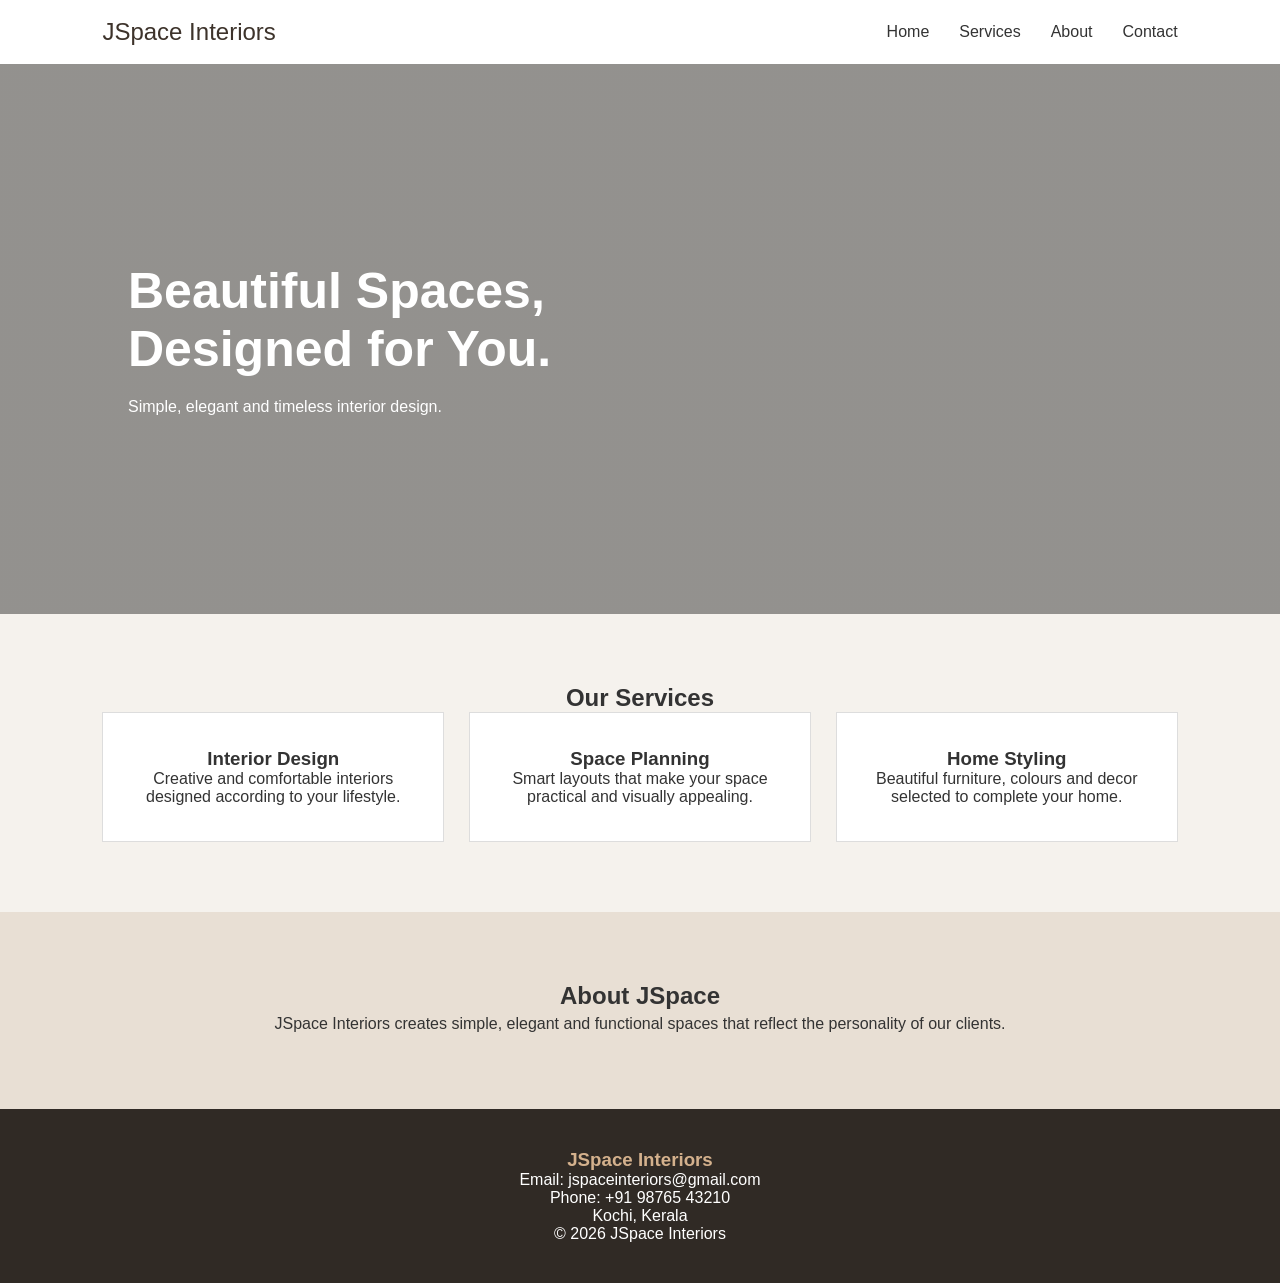
<file: 1.responsive/index.html>
<!DOCTYPE html>
<html lang="en">
<head>
    <meta charset="UTF-8">
    <meta name="viewport" content="width=device-width, initial-scale=1.0">
    <title>JSpace Interiors</title>
    <link rel="stylesheet" href="styles.css">
</head>
<body>
    <header>
        <div class="logo"><span>J</span>Space Interiors</div>
        <nav>
            <a href="#home">Home</a>
            <a href="#services">Services</a>
            <a href="#about">About</a>
            <a href="#contact">Contact</a>
        </nav>
    </header>
    <section class="hero" id="home">
        <div>
            <h1>Beautiful Spaces,<br>Designed for You.</h1>
            <p>Simple, elegant and timeless interior design.</p>
        </div>
    </section>
    <section class="services" id="services">
        <h2>Our Services</h2>
        <div class="services-grid">
            <div class="service-card">
                <h3>Interior Design</h3>
                <p>
                    Creative and comfortable interiors designed
                    according to your lifestyle.
                </p>
            </div>
            <div class="service-card">
                <h3>Space Planning</h3>
                <p>
                    Smart layouts that make your space practical
                    and visually appealing.
                </p>
            </div>
            <div class="service-card">
                <h3>Home Styling</h3>
                <p>
                    Beautiful furniture, colours and decor
                    selected to complete your home.
                </p>
            </div>
        </div>
    </section>
    <section class="about" id="about">
        <h2>About JSpace</h2>
        <p>
            JSpace Interiors creates simple, elegant and functional
            spaces that reflect the personality of our clients.
        </p>
    </section>
    <footer id="contact">
        <h3>JSpace Interiors</h3>
        <p>Email: jspaceinteriors@gmail.com</p>
        <p>Phone: +91 98765 43210</p>
        <p>Kochi, Kerala</p>
        <p class="copyright">
            &copy; 2026 JSpace Interiors
        </p>
    </footer>
</body>
</html>
</file>
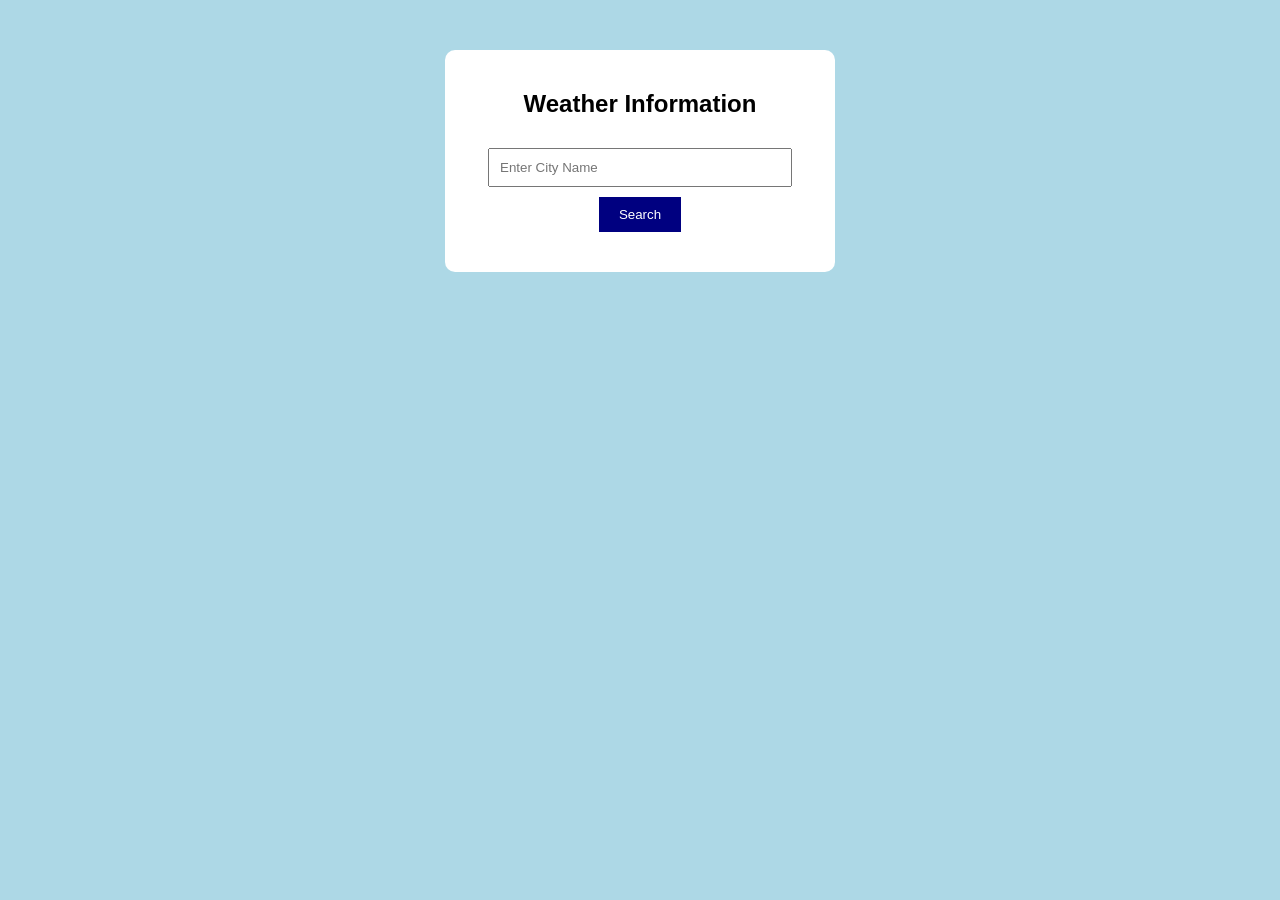
<file: 11.weather/index.html>
<!DOCTYPE html>
<html>
<head>
    <title>Weather App</title>
    <link rel="stylesheet" href="style.css">
</head>
<body>

<div class="weather">
    <h2>Weather Information</h2>

    <input type="text" id="city" placeholder="Enter City Name">

    <button onclick="getWeather()">Search</button>

    <div id="result"></div>
</div>

<script src="script.js"></script>
</body>
</html>
</file>
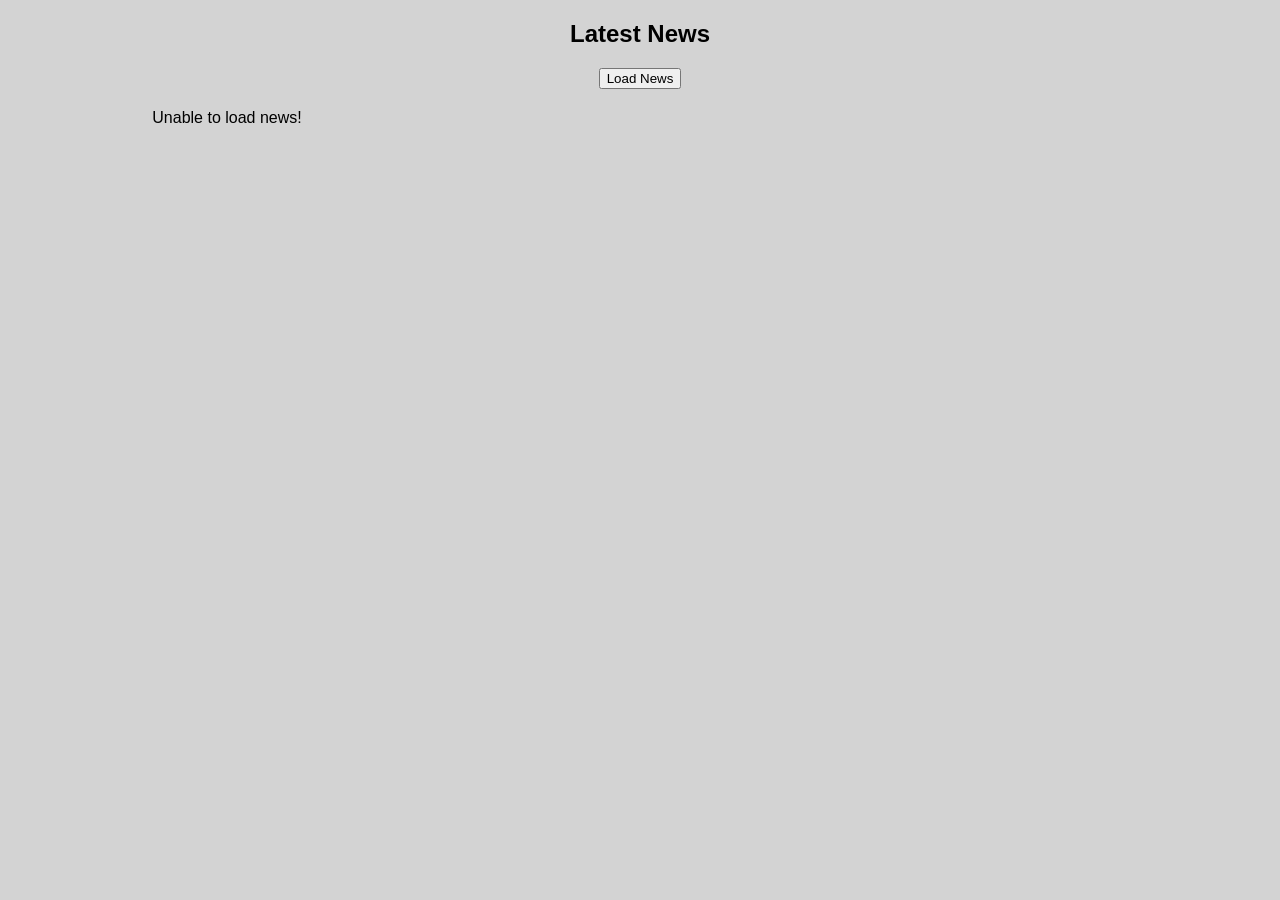
<file: 12.news/index.html>
<!DOCTYPE html>
<html>
<head>
    <title>News Feed</title>
    <link rel="stylesheet" href="style.css">
</head>
<body>

<h2>Latest News</h2>

<button onclick="getNews()">Load News</button>

<div id="news"></div>

<script src="script.js"></script>
</body>
</html>
</file>
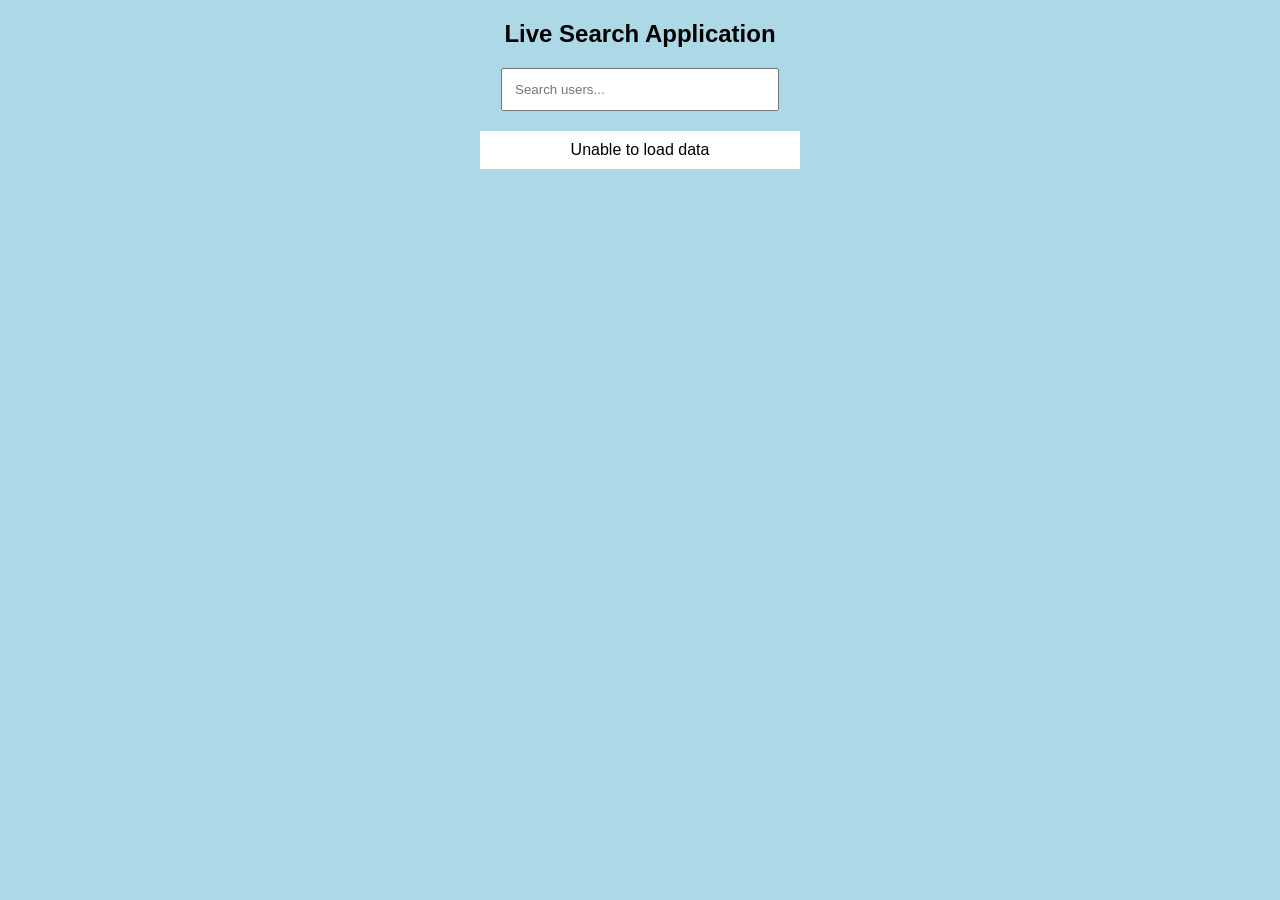
<file: 13.livesearch/index.html>
<!DOCTYPE html>
<html>
<head>
    <title>Live Search</title>
    <link rel="stylesheet" href="style.css">
</head>
<body>

<h2>Live Search Application</h2>

<input type="text" id="search" placeholder="Search users...">

<div id="results"></div>

<script src="script.js"></script>
</body>
</html>
</file>
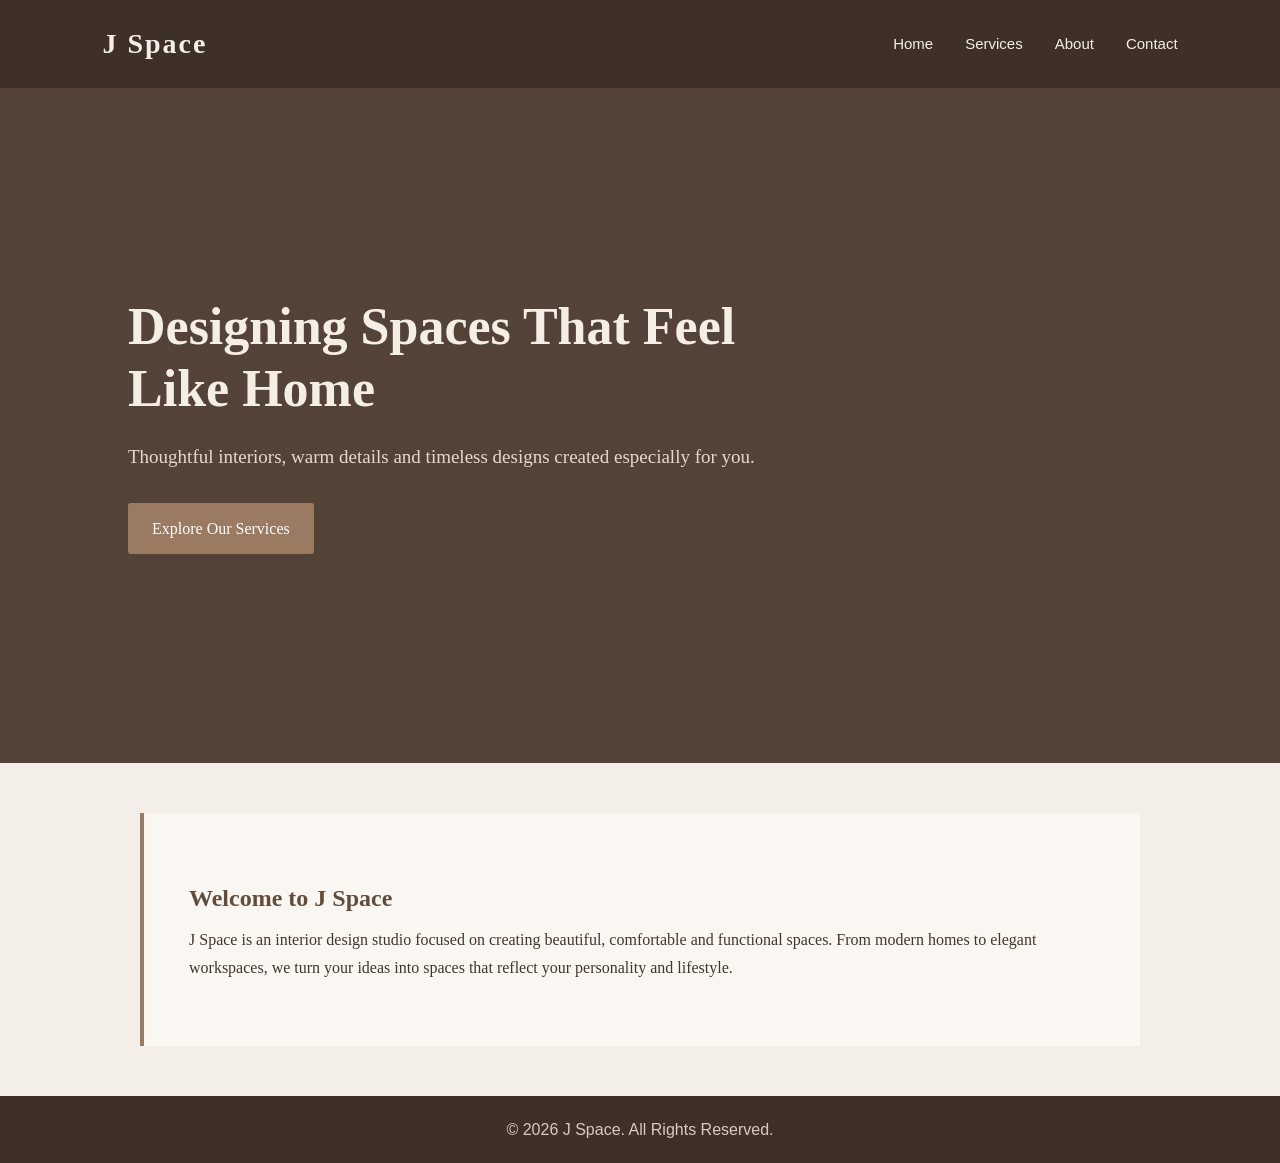
<file: 2.multipage/index.html>
<!DOCTYPE html>
<html lang="en">
<head>
    <meta charset="UTF-8">
    <meta name="viewport" content="width=device-width, initial-scale=1.0">
    <title>Home - J Space</title>
    <link rel="stylesheet" href="style.css">
</head>
<body>

<header>
    <div class="logo">J Space</div>
    <nav>
        <a href="index.html">Home</a>
        <a href="services.html">Services</a>
        <a href="about.html">About</a>
        <a href="contact.html">Contact</a>
    </nav>
</header>

<main>
    <section class="hero">
        <div>
            <h1>Designing Spaces That Feel Like Home</h1>
            <p>
                Thoughtful interiors, warm details and timeless designs
                created especially for you.
            </p>
            <a href="services.html" class="btn">Explore Our Services</a>
        </div>
    </section>

    <section class="content">
        <h2>Welcome to J Space</h2>
        <p>
            J Space is an interior design studio focused on creating
            beautiful, comfortable and functional spaces. From modern
            homes to elegant workspaces, we turn your ideas into spaces
            that reflect your personality and lifestyle.
        </p>
    </section>
</main>

<footer>
    <p>&copy; 2026 J Space. All Rights Reserved.</p>
</footer>

</body>
</html>
</file>
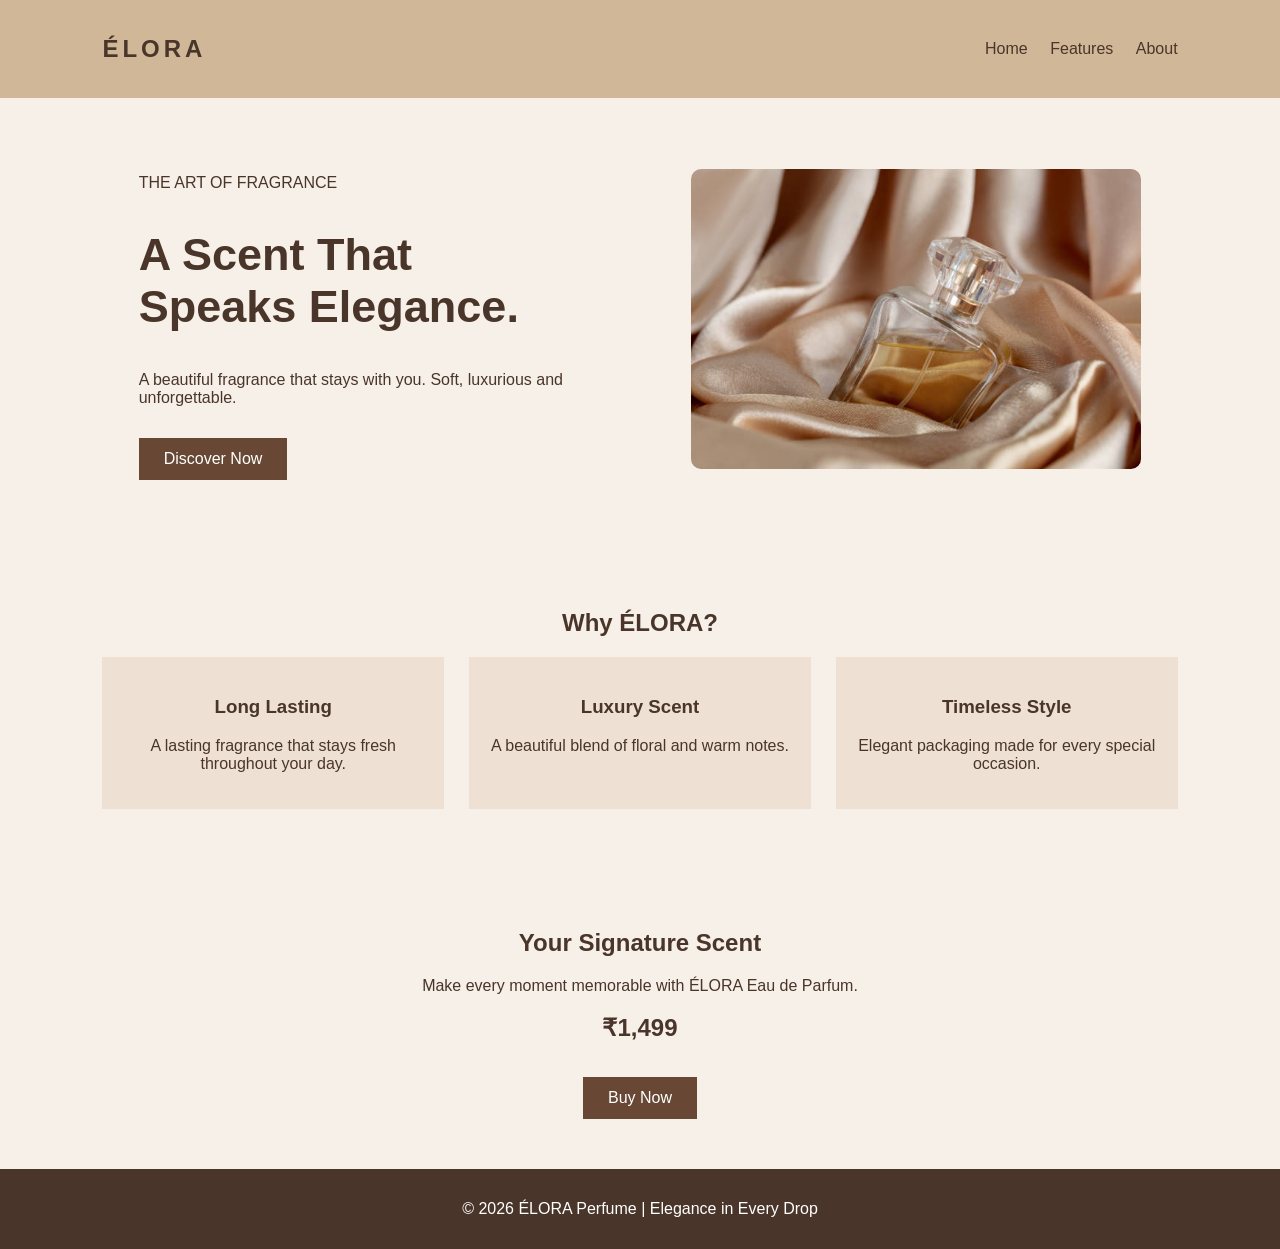
<file: 3.product/index.html>
<!DOCTYPE html>
<html lang="en">
<head>
    <meta charset="UTF-8">
    <meta name="viewport" content="width=device-width, initial-scale=1.0">
    <title>ÉLORA Perfume</title>
    <link rel="stylesheet" href="style.css">
</head>
<body>
    <nav>
        <h2>ÉLORA</h2>
        <div>
            <a href="#home">Home</a>
            <a href="#features">Features</a>
            <a href="#about">About</a>
        </div>
    </nav>
    <section id="home" class="hero">
        <div>
            <p>THE ART OF FRAGRANCE</p>
            <h1>A Scent That<br> Speaks Elegance.</h1>
            <p>A beautiful fragrance that stays with you.
               Soft, luxurious and unforgettable.</p>
            <a href="#about" class="btn">Discover Now</a>
        </div>
        <img src="perfume.jpg"
             alt="Elegant perfume bottle">
    </section>
    <section id="features">
        <h1>Why ÉLORA?</h1>
        <div class="features">
            <div>
                <h3>Long Lasting</h3>
                <p>A lasting fragrance that stays fresh throughout your day.</p>
            </div>
            <div>
                <h3>Luxury Scent</h3>
                <p>A beautiful blend of floral and warm notes.</p>
            </div>
            <div>
                <h3>Timeless Style</h3>
                <p>Elegant packaging made for every special occasion.</p>
            </div>
        </div>
    </section>
    <section id="about">
        <h1>Your Signature Scent</h1>
        <p>Make every moment memorable with ÉLORA Eau de Parfum.</p>
        <h2>₹1,499</h2>
        <a href="mailto:hello@elora.example?subject=ÉLORA%20Perfume%20Enquiry"
           class="btn">Buy Now</a>
    </section>
    <footer>
        <p>© 2026 ÉLORA Perfume | Elegance in Every Drop</p>
    </footer>
</body>
</html>
</file>
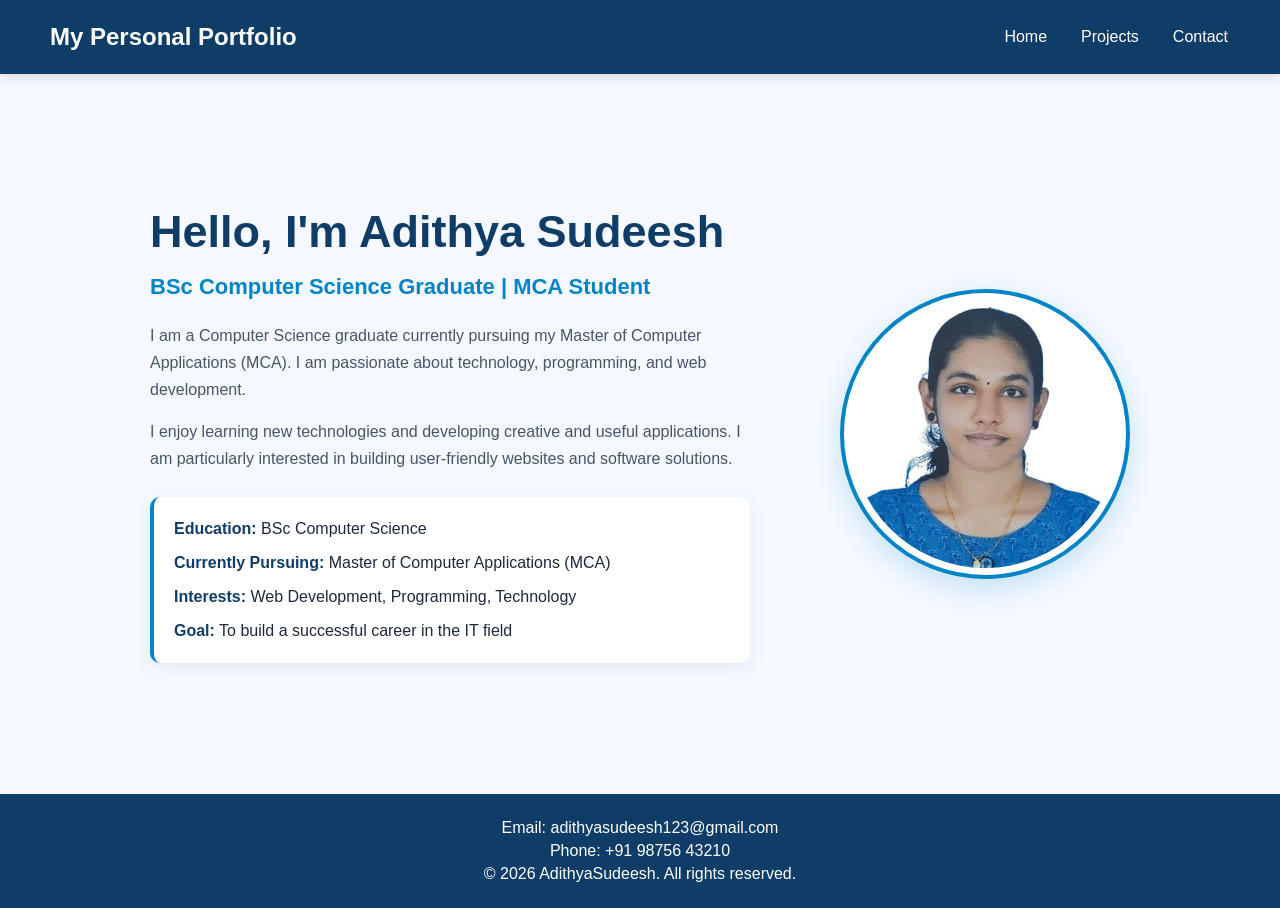
<file: 4.portfolio/index.html>
<!doctype html>

<html lang="en">
  <head>
    <meta charset="UTF-8" />
    <meta name="viewport" content="width=device-width, initial-scale=1.0" />
    <title>My Personal Portfolio</title>
    <link rel="stylesheet" href="style.css" />
  </head>
  <body>
    <header>
      <div class="logo">My Personal Portfolio</div>

      <nav>
        <a href="index.html">Home</a>
        <a href="projects.html">Projects</a>
        <a href="contact.html">Contact</a>
      </nav>
    </header>
    <main>
      <section class="home">
        <div class="home-content">
          <h1>Hello, I'm Adithya Sudeesh</h1>
          <p class="tagline">
            BSc Computer Science Graduate | MCA Student
          </p>
          <p>
            I am a Computer Science graduate currently pursuing my
            Master of Computer Applications (MCA). I am passionate about
            technology, programming, and web development.
          </p>
          <p>
            I enjoy learning new technologies and developing creative and
            useful applications. I am particularly interested in building
            user-friendly websites and software solutions.
          </p>
          <div class="profile-details">
            <p><strong>Education:</strong> BSc Computer Science</p>
            <p><strong>Currently Pursuing:</strong> Master of Computer Applications (MCA)</p>
            <p><strong>Interests:</strong> Web Development, Programming, Technology</p>
            <p><strong>Goal:</strong> To build a successful career in the IT field</p>
          </div>
        </div>
        <div class="photo-placeholder">
          <img src="adithya.png" alt="Adithya" />
        </div>
      </section>
    </main>

    <footer>
      <p>Email: adithyasudeesh123@gmail.com</p>
      <p>Phone: +91 98756 43210</p>
      <p>&copy; 2026 AdithyaSudeesh. All rights reserved.</p>
    </footer>
  </body>
</html>
</file>
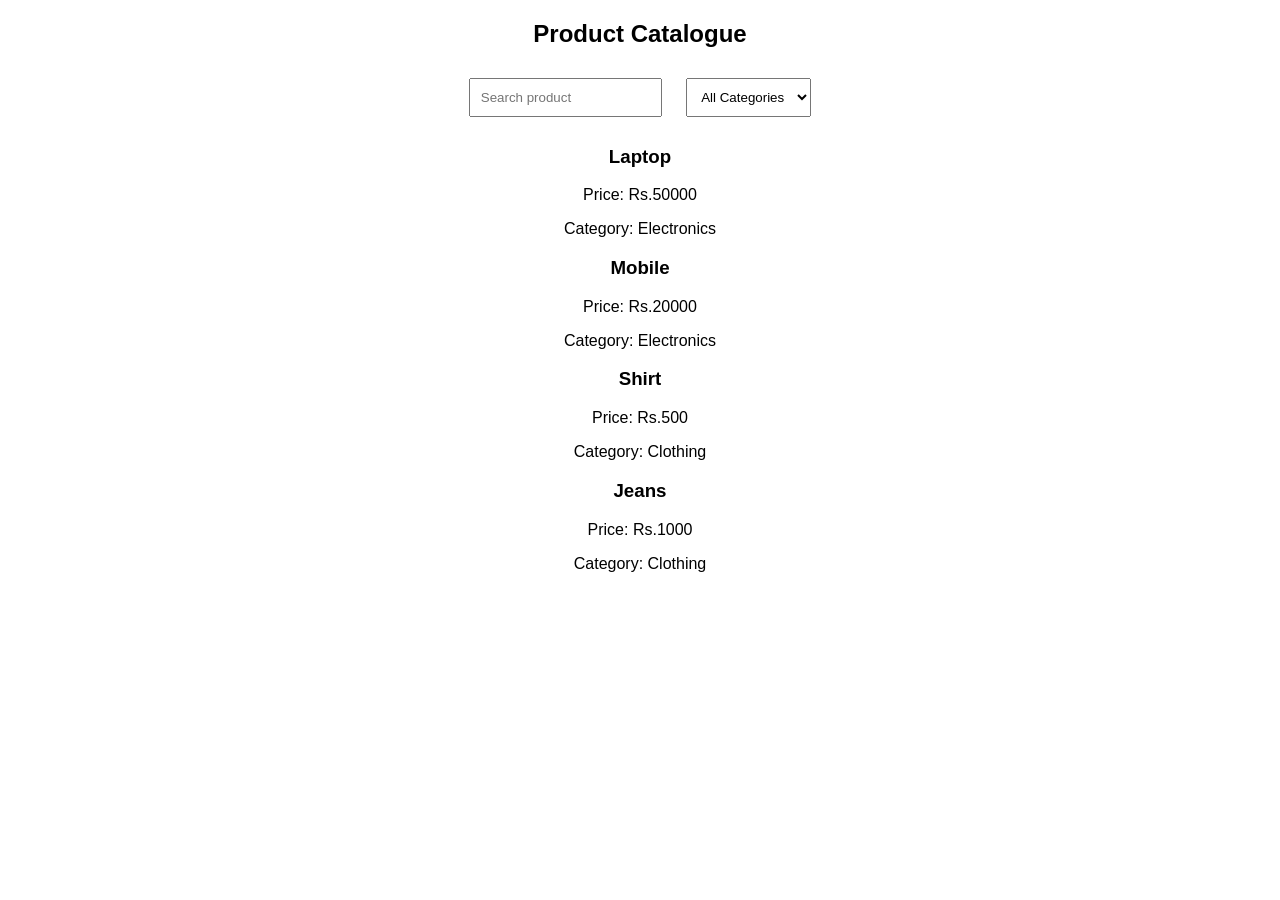
<file: 6.productcatalogue/index.html>
<!DOCTYPE html>
<html>
<head>
    <title>Product Catalogue</title>
    <link rel="stylesheet" href="style.css">
</head>
<body>

    <h2>Product Catalogue</h2>

    <input type="text" id="search" placeholder="Search product">

    <select id="category">
        <option value="All">All Categories</option>
        <option value="Electronics">Electronics</option>
        <option value="Clothing">Clothing</option>
    </select>

    <div id="products"></div>

    <script src="script.js"></script>
</body>
</html>
</file>
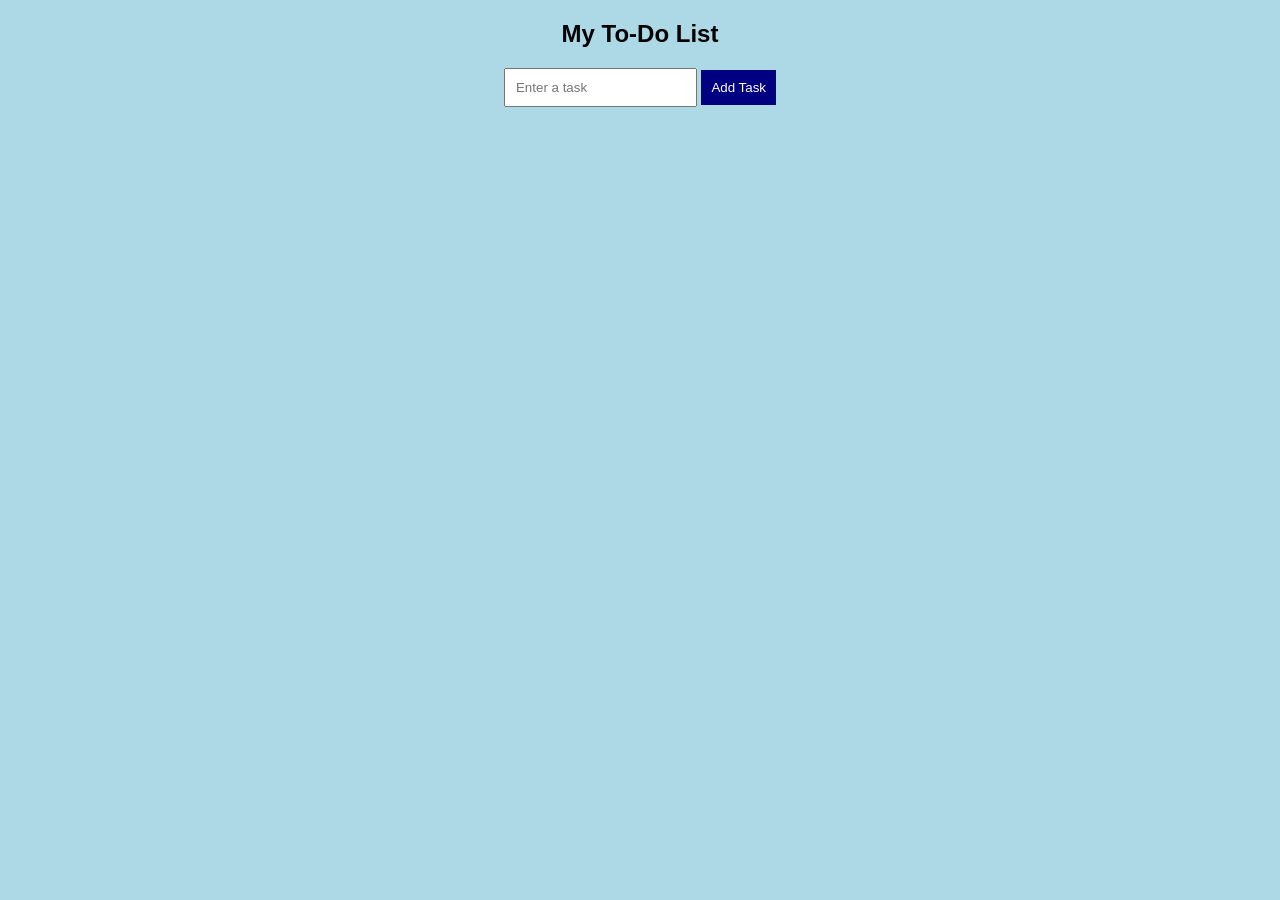
<file: 7.todolist/index.html>
<!DOCTYPE html>
<html>
<head>
    <title>To-Do List</title>
    <link rel="stylesheet" href="style.css">
</head>
<body>

<h2>My To-Do List</h2>

<input type="text" id="task" placeholder="Enter a task">
<button onclick="addTask()">Add Task</button>

<ul id="list"></ul>

<script src="script.js"></script>
</body>
</html>
</file>
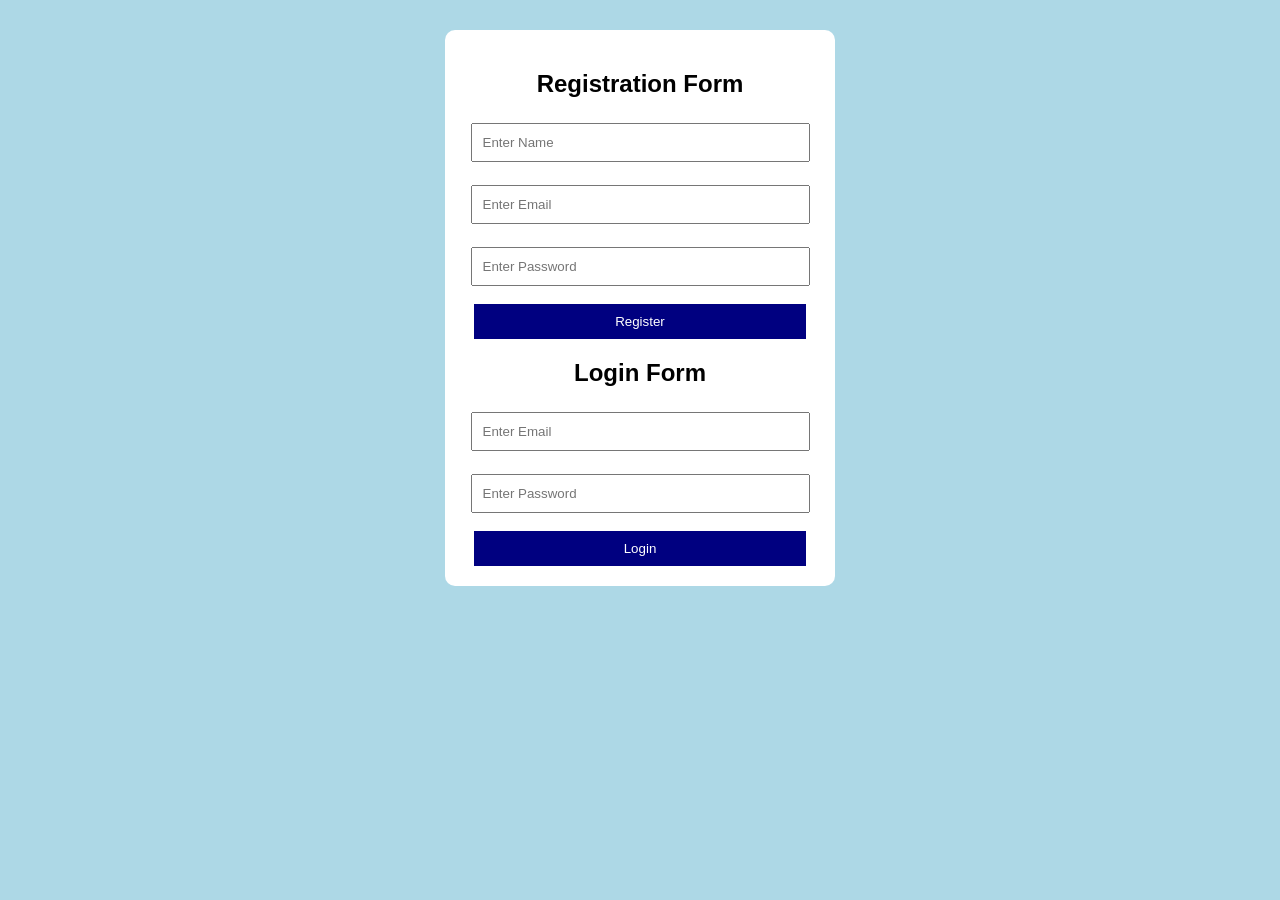
<file: 9.clientsidevalidation/index.html>
<!DOCTYPE html>
<html>
<head>
    <title>Form Validation</title>
    <link rel="stylesheet" href="style.css">
</head>
<body>

<div class="container">
    <h2>Registration Form</h2>

    <form id="registerForm">
        <input type="text" id="name" placeholder="Enter Name">
        <p id="nameError"></p>

        <input type="text" id="email" placeholder="Enter Email">
        <p id="emailError"></p>

        <input type="password" id="password" placeholder="Enter Password">
        <p id="passwordError"></p>

        <button type="submit">Register</button>
    </form>

    <h2>Login Form</h2>

    <form id="loginForm">
        <input type="text" id="loginEmail" placeholder="Enter Email">
        <p id="loginEmailError"></p>

        <input type="password" id="loginPassword" placeholder="Enter Password">
        <p id="loginPasswordError"></p>

        <button type="submit">Login</button>
    </form>
</div>

<script src="script.js"></script>
</body>
</html>
</file>
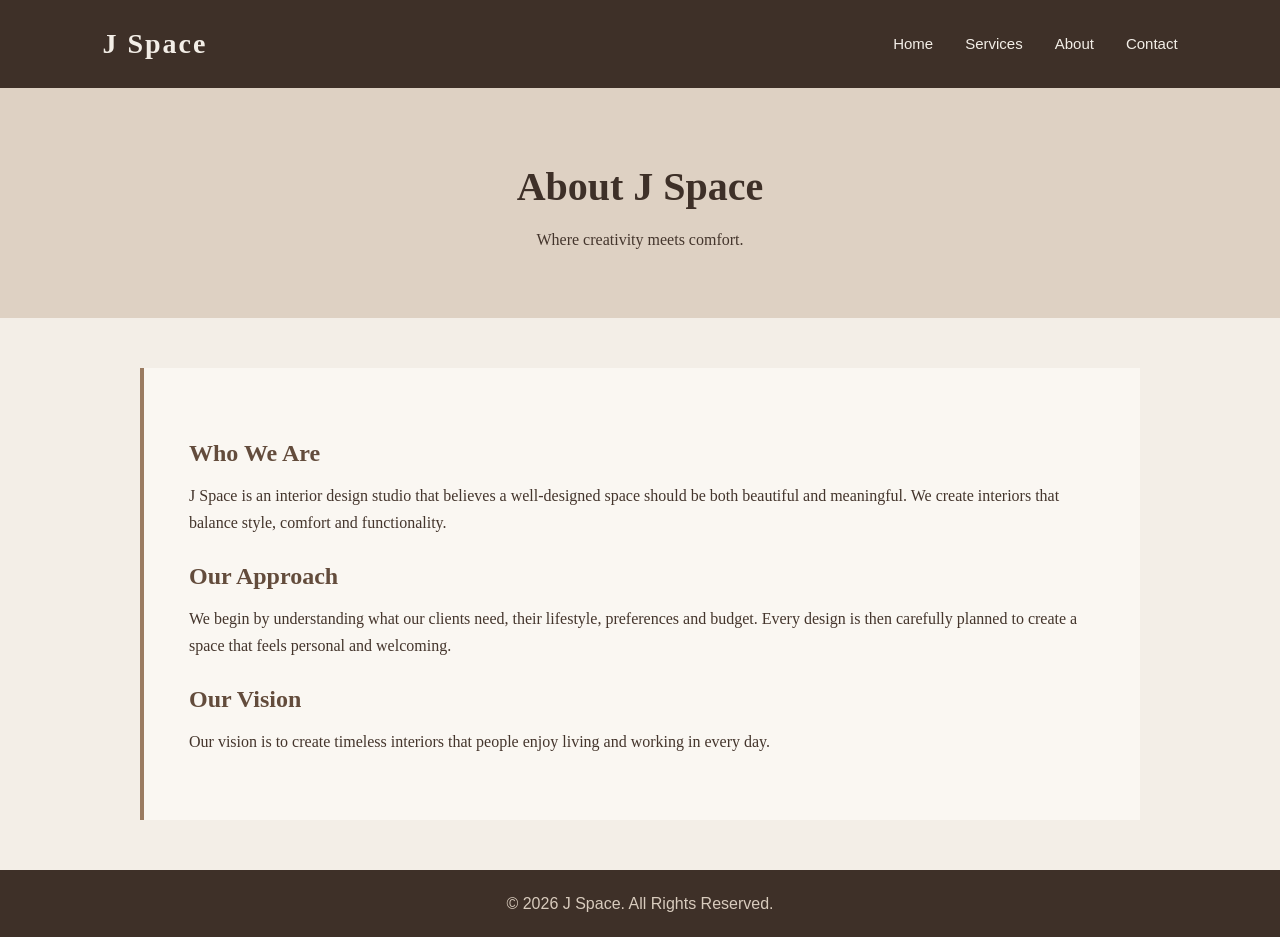
<file: 2.multipage/about.html>
<!DOCTYPE html>
<html lang="en">
<head>
    <meta charset="UTF-8">
    <meta name="viewport" content="width=device-width, initial-scale=1.0">
    <title>About - J Space</title>
    <link rel="stylesheet" href="style.css">
</head>
<body>

<header>
    <div class="logo">J Space</div>
    <nav>
        <a href="index.html">Home</a>
        <a href="services.html">Services</a>
        <a href="about.html">About</a>
        <a href="contact.html">Contact</a>
    </nav>
</header>

<main>
    <section class="page-title">
        <h1>About J Space</h1>
        <p>Where creativity meets comfort.</p>
    </section>

    <section class="content">
        <h2>Who We Are</h2>
        <p>
            J Space is an interior design studio that believes a well-designed
            space should be both beautiful and meaningful. We create interiors
            that balance style, comfort and functionality.
        </p>

        <h2>Our Approach</h2>
        <p>
            We begin by understanding what our clients need, their lifestyle,
            preferences and budget. Every design is then carefully planned to
            create a space that feels personal and welcoming.
        </p>

        <h2>Our Vision</h2>
        <p>
            Our vision is to create timeless interiors that people enjoy
            living and working in every day.
        </p>
    </section>
</main>

<footer>
    <p>&copy; 2026 J Space. All Rights Reserved.</p>
</footer>

</body>
</html>
</file>
<file: 1.responsive/styles.css>
* {
    margin: 0;
    padding: 0;
    box-sizing: border-box;
}

body {
    font-family: Arial, sans-serif;
    color: #333;
    background: #f5f2ed;
}

/* Header */
header {
    display: flex;
    justify-content: space-between;
    align-items: center;
    padding: 18px 8%;
    background: white;
    position: sticky;
    top: 0;
}

.logo { font-size: 24px; color: #3d332b; }

nav { display: flex; gap: 30px; }

nav a {
    text-decoration: none;
    color: #333;
}

nav a:hover { color: #9a7653; }

/* Hero */
.hero {
    height: 550px;
    display: flex;
    align-items: center;
    padding: 10%;
    color: white;
    background: linear-gradient(#0006, #0006),
    url("https://images.unsplash.com/photo-1600210492486-724fe5c67fb0?auto=format&fit=crop&w=1600&q=80") center/cover;
}

.hero h1 { font-size: 50px; margin-bottom: 20px; }

/* Services */
.services {
    padding: 70px 8%;
    text-align: center;
}

.services-grid {
    display: grid;
    grid-template-columns: repeat(3, 1fr);
    gap: 25px;
}

.service-card {
    background: white;
    padding: 35px;
    border: 1px solid #ddd;
}

/* About */
.about {
    padding: 70px 15%;
    text-align: center;
    background: #e8dfd4;
}

.about p { line-height: 1.8; }

/* Footer */
footer {
    background: #302a25;
    color: white;
    text-align: center;
    padding: 40px 20px;
}

footer h3 { color: #d4b18d; }

/* Responsive */
@media (max-width: 768px) {
    header {
        flex-direction: column;
        gap: 15px;
    }

    nav { gap: 15px; }

    .hero {
        height: 400px;
        text-align: center;
        justify-content: center;
        padding: 20px;
    }

    .hero h1 { font-size: 35px; }

    .services-grid {
        grid-template-columns: 1fr;
    }

    .about { padding: 40px 20px; }
}
</file>
<file: 11.weather/style.css>
body {
    font-family: Arial;
    background: lightblue;
    text-align: center;
}

.weather {
    background: white;
    width: 350px;
    margin: 50px auto;
    padding: 20px;
    border-radius: 10px;
}

input {
    padding: 10px;
    width: 80%;
    margin: 10px;
}

button {
    padding: 10px 20px;
    background: navy;
    color: white;
    border: none;
}

#result {
    margin-top: 20px;
}

@media(max-width: 600px) {
    .weather {
        width: 85%;
    }
}
</file>
<file: 12.news/style.css>
body {
    font-family: Arial;
    background: lightgray;
    text-align: center;
}

#news {
    display: grid;
    grid-template-columns: repeat(3, 1fr);
    gap: 15px;
    padding: 20px;
}

.article {
    background: white;
    padding: 15px;
    border-radius: 10px;
}

.article img {
    width: 100%;
    height: 150px;
    object-fit: cover;
}

@media(max-width: 600px) {
    #news {
        grid-template-columns: 1fr;
    }
}
</file>
<file: 13.livesearch/style.css>
body {
    font-family: Arial;
    text-align: center;
    background: lightblue;
}

input {
    padding: 12px;
    width: 250px;
}

#results {
    background: white;
    width: 300px;
    margin: 20px auto;
    padding: 10px;
}

.item {
    padding: 10px;
    border-bottom: 1px solid gray;
}

@media(max-width: 600px) {
    #results {
        width: 85%;
    }
}
</file>
<file: 2.multipage/style.css>
* {
    margin: 0;
    padding: 0;
    box-sizing: border-box;
}

body {
    font-family: Georgia, serif;
    line-height: 1.7;
    background: #f3eee7;
    color: #44352c;
}

/* Header */
header {
    background: #3e3028;
    color: #f3eee7;
    padding: 20px 8%;
    display: flex;
    justify-content: space-between;
    align-items: center;
}

.logo {
    font-size: 28px;
    font-weight: bold;
    letter-spacing: 2px;
}

nav a {
    color: #f3eee7;
    text-decoration: none;
    margin-left: 28px;
    font-family: Arial, sans-serif;
    font-size: 15px;
}

nav a:hover {
    color: #c7a98b;
}

/* Hero */
.hero {
    min-height: 75vh;
    display: flex;
    align-items: center;
    padding: 80px 10%;
    background: linear-gradient(
        rgba(62, 48, 40, .72),
        rgba(62, 48, 40, .72)
    ),
    #8b725e;
}

.hero div {
    max-width: 650px;
}

.hero h1 {
    color: #f5eee5;
    font-size: 52px;
    line-height: 1.2;
    margin-bottom: 20px;
}

.hero p {
    color: #e5d9cc;
    font-size: 19px;
    margin-bottom: 30px;
}

.btn,
button {
    display: inline-block;
    background: #9a7b61;
    color: white;
    padding: 12px 24px;
    border: none;
    border-radius: 3px;
    text-decoration: none;
    cursor: pointer;
}

.btn:hover,
button:hover {
    background: #765a46;
}

/* Page title */
.page-title {
    text-align: center;
    padding: 65px 20px;
    background: #ded1c3;
}

.page-title h1 {
    color: #3e3028;
    font-size: 40px;
    margin-bottom: 5px;
}

/* Content */
.content {
    width: 80%;
    max-width: 1000px;
    margin: 50px auto;
    background: #faf7f2;
    padding: 45px;
    border-left: 4px solid #9a7b61;
}

.content h2 {
    color: #634c3c;
    margin-bottom: 8px;
    margin-top: 20px;
}

.content p {
    margin-bottom: 20px;
}

/* Services */
.services {
    width: 85%;
    max-width: 1100px;
    margin: 50px auto;
    display: grid;
    grid-template-columns: repeat(3, 1fr);
    gap: 25px;
}

.card {
    background: #faf7f2;
    padding: 30px;
    border: 1px solid #d6c6b6;
    transition: .3s;
}

.card:hover {
    transform: translateY(-5px);
}

.card span {
    color: #9a7b61;
    font-size: 14px;
}

.card h2 {
    color: #4d392e;
    margin: 8px 0;
}

/* Contact */
.contact {
    width: 85%;
    max-width: 1100px;
    margin: 50px auto;
    display: flex;
    gap: 35px;
}

form,
.contact-info {
    background: #faf7f2;
    padding: 35px;
    flex: 1;
    border: 1px solid #d6c6b6;
}

form label {
    display: block;
    margin-top: 12px;
    font-weight: bold;
}

input,
select,
textarea {
    width: 100%;
    padding: 11px;
    margin-top: 5px;
    border: 1px solid #cdbca9;
    background: #fffdf9;
    color: #44352c;
    border-radius: 3px;
    font-family: Arial, sans-serif;
}

button {
    margin-top: 20px;
}

.contact-info h2 {
    color: #4d392e;
    margin-bottom: 15px;
}

.contact-info p {
    margin-bottom: 15px;
}

/* Footer */
footer {
    background: #3e3028;
    color: #d8cbbd;
    text-align: center;
    padding: 20px;
    font-family: Arial, sans-serif;
}

/* Responsive */
@media (max-width: 700px) {

    header {
        flex-direction: column;
        gap: 15px;
    }

    nav a {
        margin: 0 7px;
    }

    .hero {
        min-height: 65vh;
        padding: 60px 8%;
    }

    .hero h1 {
        font-size: 36px;
    }

    .services,
    .contact {
        grid-template-columns: 1fr;
        flex-direction: column;
        width: 90%;
    }

    .content {
        width: 90%;
        padding: 30px;
    }

    .page-title h1 {
        font-size: 32px;
    }
}
</file>
<file: 3.product/style.css>
* {
    box-sizing: border-box;
    scroll-behavior: smooth;
}

body {
    margin: 0;
    font-family: Arial, sans-serif;
    background: #f7f0e8;
    color: #49352a;
}

nav {
    background: #cdb290eb;
    padding: 15px 8%;
    display: flex;
    justify-content: space-between;
    align-items: center;
    position: sticky;
    top: 0;
    z-index: 10;
}

nav h2 {
    letter-spacing: 4px;
}

nav a {
    color: #49352a;
    text-decoration: none;
    margin-left: 18px;
}

.hero {
    display: flex;
    align-items: center;
    justify-content: space-around;
    padding: 60px 8%;
    gap: 30px;
}

.hero div {
    max-width: 450px;
}

.hero h1 {
    font-size: 45px;
}

.hero img {
    width: 45%;
    max-width: 450px;
    border-radius: 10px;
}

.btn {
    display: inline-block;
    background: #684735;
    color: white;
    padding: 12px 25px;
    text-decoration: none;
    margin-top: 15px;
}

#features, #about {
    text-align: center;
    padding: 50px 8%;
}

.features {
    display: flex;
    gap: 25px;
    justify-content: center;
}

.features div {
    padding: 20px;
    background: #eee1d3;
    flex: 1;
}

footer {
    text-align: center;
    padding: 15px;
    background: #49352a;
    color: white;
}

@media (max-width: 600px) {
    nav {
        padding: 12px;
    }

    nav a {
        margin-left: 8px;
        font-size: 13px;
    }

    .hero, .features {
        flex-direction: column;
    }

    .hero h1 {
        font-size: 32px;
    }

    .hero img {
        width: 100%;
    }
}
</file>
<file: 4.portfolio/style.css>
* {
  margin: 0;
  padding: 0;
  box-sizing: border-box;
}

body {
  font-family: Arial, sans-serif;
  min-height: 100vh;
  display: flex;
  flex-direction: column;
  background: #f5f9ff;
  color: #1e293b;
}


header {
  background: #0f3d68;
  color: white;
  padding: 20px 50px;
  display: flex;
  justify-content: space-between;
  align-items: center;
  box-shadow: 0 3px 12px rgba(0, 0, 0, 0.12);
}

.logo {
  font-size: 24px;
  font-weight: bold;
}

nav {
  display: flex;
  gap: 30px;
}

nav a {
  color: white;
  text-decoration: none;
  font-size: 16px;
  font-weight: 500;
  padding: 8px 2px;
  transition: 0.3s;
}

nav a:hover {
  color: #7dd3fc;
  border-bottom: 2px solid #7dd3fc;
}

.home {
  min-height: 80vh;
  padding: 70px 50px;
  display: flex;
  justify-content: center;
  align-items: center;
  gap: 90px;
}

.home-content {
  max-width: 600px;
}

.home-content h1 {
  font-size: 45px;
  color: #0f3d68;
  margin-bottom: 15px;
  line-height: 1.2;
}

.tagline {
  font-size: 22px;
  color: #0284c7;
  font-weight: bold;
  margin-bottom: 22px;
}

.home-content > p:not(.tagline) {
  line-height: 1.7;
  margin-bottom: 15px;
  color: #475569;
}

.profile-details {
  margin-top: 25px;
  padding: 20px;
  background: white;
  border-left: 4px solid #0284c7;
  border-radius: 10px;
  box-shadow: 0 5px 18px rgba(15, 61, 104, 0.08);
}

.profile-details p {
  margin-bottom: 10px;
  line-height: 1.5;
}

.profile-details p:last-child {
  margin-bottom: 0;
}

.profile-details strong {
  color: #0f3d68;
}


.photo-placeholder {
  width: 290px;
  height: 290px;
  padding: 7px;
  border: 4px solid #0284c7;
  border-radius: 50%;
  display: flex;
  justify-content: center;
  align-items: center;
  background: white;
  box-shadow: 0 10px 30px rgba(2, 132, 199, 0.2);
  transition: 0.3s;
}

.photo-placeholder:hover {
  transform: translateY(-5px);
  box-shadow: 0 15px 35px rgba(2, 132, 199, 0.3);
}

.photo-placeholder img {
  width: 100%;
  height: 100%;
  object-fit: cover;
  border-radius: 50%;
}


.projects {
  padding: 60px 50px;
  text-align: center;
}

.projects h1 {
  font-size: 35px;
  color: #0f3d68;
  margin-bottom: 40px;
}

.project-container {
  display: grid;
  grid-template-columns: repeat(3, 1fr);
  gap: 25px;
}

.project-card {
  padding: 30px;
  border: 1px solid #dbeafe;
  border-radius: 12px;
  background: white;
  box-shadow: 0 5px 15px rgba(15, 61, 104, 0.08);
  transition: 0.3s;
}

.project-card:hover {
  transform: translateY(-5px);
  box-shadow: 0 10px 25px rgba(15, 61, 104, 0.15);
}

.project-card h2 {
  color: #0f3d68;
  margin-bottom: 15px;
}

.project-card p {
  line-height: 1.6;
  color: #475569;
}


.contact {
  padding: 60px 50px;
  text-align: center;
}

.contact h1 {
  font-size: 35px;
  color: #0f3d68;
  margin-bottom: 30px;
}

.contact-form {
  max-width: 600px;
  margin: 0 auto;
  display: flex;
  flex-direction: column;
  gap: 20px;
  text-align: left;
}

.form-group {
  display: flex;
  flex-direction: column;
  gap: 8px;
}

.form-group label {
  font-weight: bold;
  color: #334155;
}

.form-group input,
.form-group textarea {
  padding: 13px;
  border: 1px solid #cbd5e1;
  border-radius: 7px;
  font-size: 16px;
  font-family: Arial, sans-serif;
  outline: none;
}

.form-group input:focus,
.form-group textarea:focus {
  border-color: #0284c7;
  box-shadow: 0 0 0 3px rgba(2, 132, 199, 0.1);
}

.form-group textarea {
  resize: vertical;
}

.contact-form button {
  padding: 13px;
  border: none;
  border-radius: 7px;
  background: #0284c7;
  color: white;
  font-size: 16px;
  font-weight: bold;
  cursor: pointer;
  transition: 0.3s;
}

.contact-form button:hover {
  background: #0f3d68;
}


footer {
  background: #0f3d68;
  color: white;
  padding: 20px 50px;
  text-align: center;
}

footer p {
  margin: 5px 0;
}


main {
  flex: 1;
}

@media (max-width: 480px) {

  header {
    padding: 15px 20px;
    flex-direction: column;
    gap: 15px;
  }

  .logo {
    font-size: 22px;
  }

  nav {
    gap: 15px;
  }

  nav a {
    font-size: 14px;
  }

  .home {
    padding: 40px 20px;
    flex-direction: column-reverse;
    text-align: center;
    gap: 35px;
  }

  .home-content h1 {
    font-size: 32px;
  }

  .tagline {
    font-size: 18px;
  }

  .photo-placeholder {
    width: 220px;
    height: 220px;
  }

  .profile-details {
    text-align: left;
  }

  .projects {
    padding: 40px 20px;
  }

  .projects h1 {
    font-size: 30px;
  }

  .project-container {
    grid-template-columns: 1fr;
  }

  .project-card {
    padding: 25px;
  }

  .contact {
    padding: 40px 20px;
  }

  .contact h1 {
    font-size: 30px;
  }

  .contact-form {
    width: 100%;
  }

  footer {
    padding: 15px;
    font-size: 14px;
  }
}
main {
  animation: fadeIn 0.8s ease-in-out;
}

@keyframes fadeIn {
  from {
    opacity: 0;
    transform: translateY(10px);
  }

  to {
    opacity: 1;
    transform: translateY(0);
  }
}
</file>
<file: 6.productcatalogue/style.css>
body {
    margin: 0;
    font-family: Arial;
    text-align: center;
}

/* Header */
header {
    background: navy;
    color: white;
    padding: 15px;
    display: flex;
    justify-content: space-between;
}

/* Navigation */
nav a {
    color: white;
    text-decoration: none;
    margin: 10px;
}

/* Sections */
section, .hero {
    padding: 20px;
    background: lightblue;
}

/* Grid */
.grid, .gallery {
    display: grid;
    grid-template-columns: repeat(3, 1fr);
    gap: 10px;
}

/* Flex */
.box, .projects {
    display: flex;
    justify-content: center;
    gap: 10px;
}

/* Cards */
.grid div, .projects div, .box p {
    background: lightgray;
    padding: 20px;
}

/* Images */
img {
    width: 100%;
}

/* Hover */
img:hover {
    transform: scale(1.1);
}

/* Button */
button {
    background: navy;
    color: white;
    padding: 10px;
    border: none;
}

/* Footer */
footer {
    background: navy;
    color: white;
    text-align: center;
    padding: 15px;
}

input, select {
    padding: 10px;
    margin: 10px;
}

/* Mobile */
@media (max-width: 600px) {
    header, .box, .projects {
        flex-direction: column;
        text-align: center;
    }

    .grid, .gallery {
        grid-template-columns: 1fr;
    }
}
</file>
<file: 7.todolist/style.css>
body {
    font-family: Arial;
    text-align: center;
    background: lightblue;
}

input {
    padding: 10px;
}

button {
    padding: 10px;
    background: navy;
    color: white;
    border: none;
}

li {
    background: white;
    margin: 10px auto;
    padding: 10px;
    width: 300px;
    list-style: none;
}

.done {
    text-decoration: line-through;
}
</file>
<file: 9.clientsidevalidation/style.css>
body {
    font-family: Arial;
    background: lightblue;
    text-align: center;
}

.container {
    background: white;
    width: 350px;
    margin: 30px auto;
    padding: 20px;
    border-radius: 10px;
}

input {
    width: 90%;
    padding: 10px;
    margin: 5px;
}

button {
    background: navy;
    color: white;
    padding: 10px;
    border: none;
    width: 95%;
}

p {
    color: red;
    font-size: 13px;
}

@media(max-width: 600px) {
    .container {
        width: 85%;
    }
}
</file>
